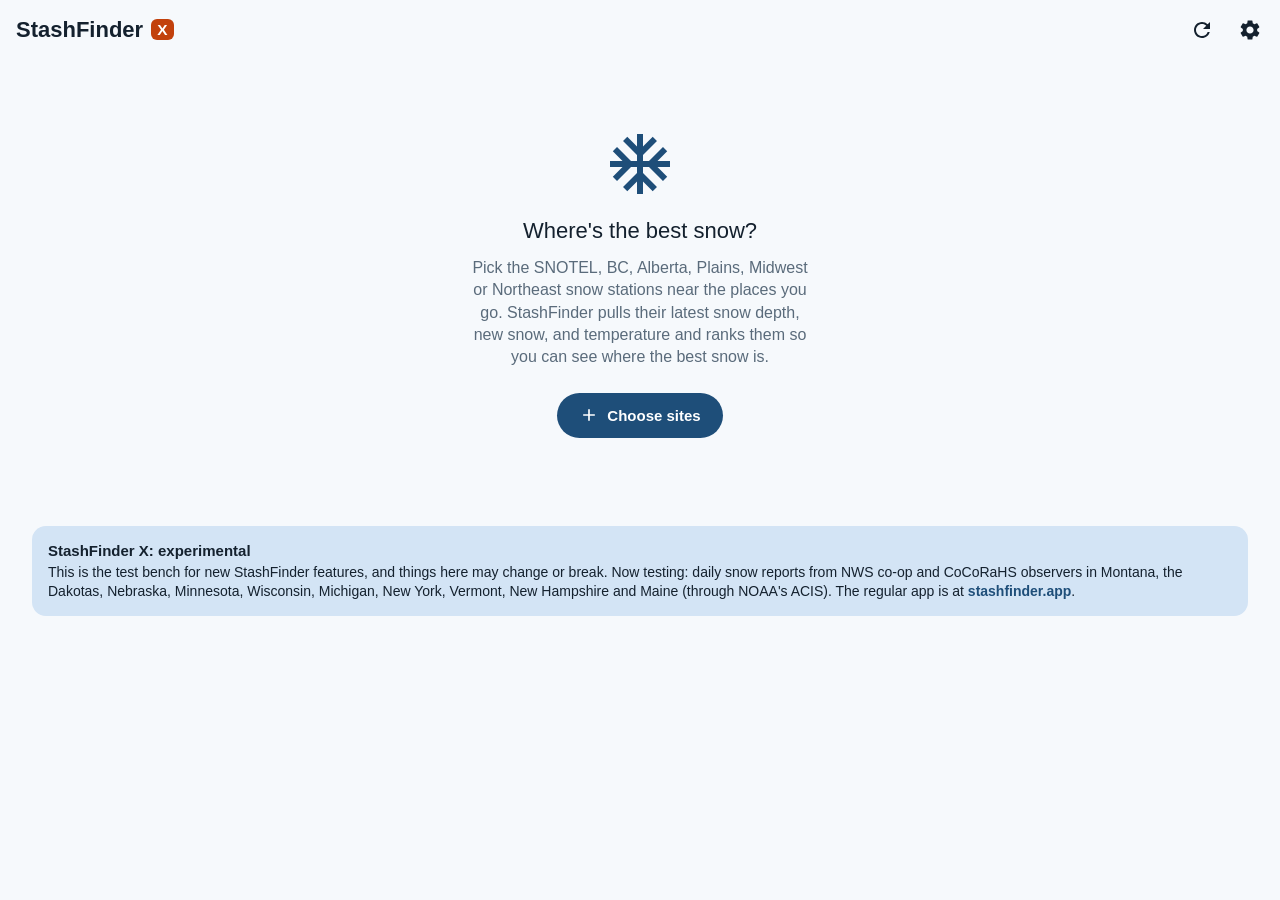
<file: index.html>
<!doctype html>
<html lang="en">
<head>
  <meta charset="utf-8">
  <meta name="viewport" content="width=device-width, initial-scale=1, viewport-fit=cover">
  <title>StashFinder X</title>
  <meta name="description" content="StashFinder X: the experimental test version of StashFinder.">
  <!-- Experimental: never listed by search engines. -->
  <meta name="robots" content="noindex, nofollow">
  <meta name="theme-color" content="#1E4E79">
  <meta name="mobile-web-app-capable" content="yes">
  <meta name="apple-mobile-web-app-capable" content="yes">
  <meta name="apple-mobile-web-app-title" content="StashFinder X">
  <meta name="apple-mobile-web-app-status-bar-style" content="default">
  <link rel="manifest" href="manifest.webmanifest">
  <link rel="icon" href="icons/icon.svg" type="image/svg+xml">
  <link rel="apple-touch-icon" href="icons/apple-touch-icon.png">
  <link rel="stylesheet" href="vendor/leaflet/leaflet.css">
  <link rel="stylesheet" href="css/app.css">
</head>
<body>
  <div id="app"></div>
  <noscript><p style="padding:16px">StashFinder needs JavaScript turned on.</p></noscript>
  <!-- No visit counts in StashFinder X (the main app's GoatCounter is left out on purpose). -->
  <script src="vendor/leaflet/leaflet.js"></script>
  <script type="module" src="js/app.js"></script>
</body>
</html>
</file>
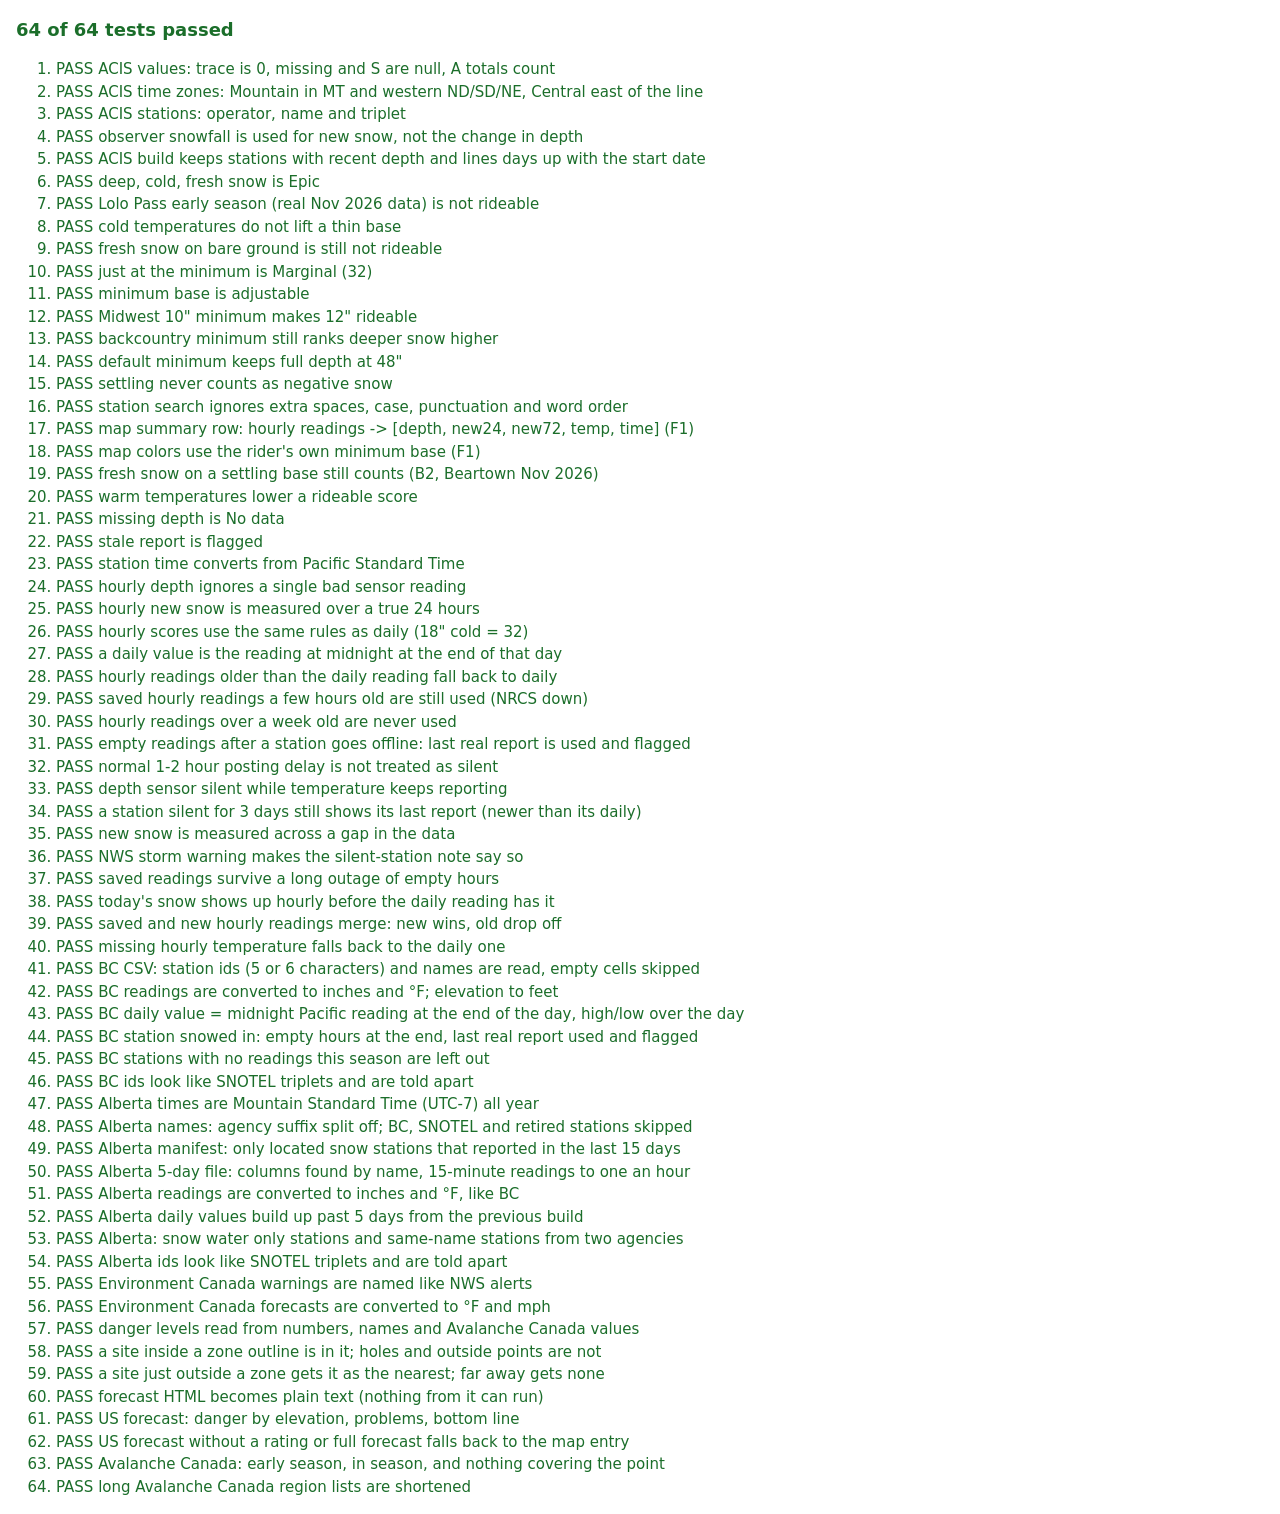
<file: tests/index.html>
<!doctype html>
<html lang="en">
<head>
  <meta charset="utf-8">
  <meta name="viewport" content="width=device-width, initial-scale=1">
  <title>StashFinder scorer tests</title>
  <meta name="robots" content="noindex, nofollow">
  <style>
    body { font: 15px/1.5 system-ui, sans-serif; margin: 16px; background: #fff; color: #111; }
    .pass { color: #1b6e2a; } .fail { color: #b3261e; font-weight: 600; }
    #summary { font-size: 18px; font-weight: 700; margin-bottom: 12px; }
  </style>
</head>
<body>
  <div id="summary">Running…</div>
  <ol id="results"></ol>
  <script type="module">
    // Same cases as the Android app's SnowScorerTest.kt, so both scorers stay identical.
    import { score, fullDepthFor, addDays, Rating, RIDEABLE_FLOOR, DEFAULT_MIN_BASE_IN,
             currentFromHourly, scoreHourly, stationTimeToMs, dailyReadingMs, silenceNote } from '../js/scorer.js';
    import { mergeHours } from '../js/readings.js';
    import { summaryRow, mapRating } from '../js/snotel.js';
    import { matchesSearch, normalizeSearch } from '../js/search.js';
    import { parseWideCsv, buildBcData, bcHours, bcDays, bcTriplet, isBcTriplet } from '../js/bc.js';
    import { abTriplet, isAbTriplet, albertaTimeToMs, splitName, isDuplicateOrRetired, snowStations, parseTable, toHourly, buildAbData } from '../js/ab.js';
    import { ecccWarningName, ecccPeriods } from '../js/api.js';
    import { acisValue, acisOperator, acisName, acisTriplet, isAcisTriplet, buildAcisData, acisDays, acisZone, acisTz } from '../js/acis.js';
    import { dangerLevel, inGeometry, milesToGeometry, findZone, htmlToText, usForecastFrom, caForecastFrom, shortRegionName } from '../js/avalanche.js';

    const today = '2026-01-10';
    const series = (depths, temp = 20) =>
      depths.map((d, i) => ({ date: addDays(today, -(depths.length - 1 - i)), depth: d, tobs: temp, swe: null, tmax: null, tmin: null, prec: null }));

    const tests = [];
    const test = (name, fn) => tests.push({ name, fn });
    const eq = (a, b, msg = '') => { if (a !== b) throw new Error(`${msg} expected ${b}, got ${a}`); };
    const near = (a, b, tol, msg = '') => { if (Math.abs(a - b) > tol) throw new Error(`${msg} expected ${b}, got ${a}`); };
    const ok = (c, msg) => { if (!c) throw new Error(msg); };

    // ---- ACIS observer stations (R1, StashFinder X) ----
    test('ACIS values: trace is 0, missing and S are null, A totals count', () => {
      eq(acisValue('T'), 0); eq(acisValue('M'), null); eq(acisValue('S'), null);
      eq(acisValue('3.5'), 3.5); eq(acisValue('2A'), 2); eq(acisValue(''), null);
    });
    test('ACIS time zones: Mountain in MT and western ND/SD/NE, Central east of the line', () => {
      eq(acisZone('MT', 46.4, -105.8), -7);                                      // Miles City
      eq(acisZone('SD', 44.08, -103.23), -7); eq(acisZone('SD', 43.55, -96.73), -6); // Rapid City, Sioux Falls
      eq(acisZone('NE', 41.87, -103.66), -7); eq(acisZone('NE', 41.13, -100.77), -6); // Scottsbluff, North Platte
      eq(acisZone('ND', 46.88, -102.79), -7); eq(acisZone('ND', 46.81, -100.78), -6); // Dickinson, Bismarck
      eq(acisZone('ND', 46.83, -101.4), -6);                                      // Morton County stays Central
      eq(acisTz({ state: 'SD', tz: -7 }), -7); eq(acisTz({ state: 'VT' }), -5);   // file's own zone, else state's
    });
    test('ACIS stations: operator, name and triplet', () => {
      eq(acisOperator(['MN-HN-12 10', 'USC1 6']), 'CoCoRaHS'); eq(acisOperator(['436335 2', 'PERV1 7']), 'NWS co-op');
      eq(acisName('MINNEAPOLIS 3.2 SW'), 'Minneapolis 3.2 SW'); eq(acisName('N SPRINGFIELD LAKE'), 'N Springfield Lake');
      eq(acisTriplet('25028', 'VT'), '25028:VT:ACIS'); ok(isAcisTriplet('25028:VT:ACIS'), 'acis'); ok(!isAcisTriplet('327:CO:SNTL'), 'snotel');
    });
    test('observer snowfall is used for new snow, not the change in depth', () => {
      // Depth settles 20 -> 22 -> 21 while the observer measures 4" and 3" of new snow.
      const days = [
        { date: addDays(today, -2), depth: 20, snow: 0, tobs: 22 },
        { date: addDays(today, -1), depth: 22, snow: 4, tobs: 22 },
        { date: today, depth: 21, snow: 3, tobs: 22 },
      ];
      const s = score(days, today, 18);
      eq(s.new24In, 3, 'new24'); eq(s.new72In, 7, 'new72'); ok(s.observer, 'observer flag');
      const d = score(days.map(({ snow, ...rest }) => rest), today, 18);
      eq(d.new24In, 0, 'depth-only new24'); ok(!d.observer, 'no observer flag without snowfall');
    });
    test('ACIS build keeps stations with recent depth and lines days up with the start date', () => {
      const res = { data: [
        { meta: { uid: 1, name: 'PERU', ll: [-72.9, 43.26], elev: 1700, sids: ['436335 2'] }, data: [['M', 'M', '30'], ['4', '2.0', '25'], ['5', 'T', 'M']] },
        { meta: { uid: 2, name: 'DRY', ll: [-72, 43], elev: 500, sids: ['x 10'] }, data: [['M', '0.0', '30'], ['M', 'M', 'M'], ['M', 'M', 'M']] },
      ] };
      const { stationsFile, readingsFile } = buildAcisData({ VT: res }, 0, '2026-01-08');
      eq(stationsFile.stations.length, 1, 'stations'); eq(stationsFile.stations[0].elevFt, 1700, 'elev');
      eq(readingsFile.latestDate, '2026-01-10', 'latest');
      const days = acisDays(readingsFile, '1');
      eq(days.length, 3, 'days'); eq(days[1].date, '2026-01-09'); eq(days[1].snow, 2); eq(days[2].snow, 0); eq(days[2].tobs, null);
    });

    test('deep, cold, fresh snow is Epic', () => {
      const s = score(series([48, 50, 54, 60]), today);
      near(s.new72In, 12, 0.01, 'new72'); near(s.new24In, 6, 0.01, 'new24');
      eq(s.score, 100, 'score'); eq(s.rating, Rating.EPIC, 'rating');
    });
    test('Lolo Pass early season (real Nov 2026 data) is not rideable', () => {
      const s = score(series([1, 2, 6, 5, 6, 9, 10], 24.1), today);
      eq(s.rating, Rating.NOT_RIDEABLE); ok(s.score < RIDEABLE_FLOOR, `score ${s.score} under floor`);
      ok(s.notes[0].includes('needs about 8"'), s.notes[0]);
    });
    test('cold temperatures do not lift a thin base', () => {
      const frigid = score(series([7, 7, 7, 7], -5), today);
      const mild = score(series([7, 7, 7, 7], 30), today);
      eq(frigid.score, mild.score); eq(frigid.rating, Rating.NOT_RIDEABLE);
    });
    test('fresh snow on bare ground is still not rideable', () => {
      const s = score(series([0, 3, 8, 14]), today);
      eq(s.rating, Rating.NOT_RIDEABLE); ok(s.notes.some((n) => n.startsWith('Building')), 'Building note');
    });
    test('just at the minimum is Marginal (32)', () => {
      const s = score(series([18, 18, 18, 18], 20), today);
      eq(s.score, 32); eq(s.rating, Rating.MARGINAL);
    });
    test('minimum base is adjustable', () => {
      const d = series([20, 20, 20, 20]);
      eq(score(d, today, 24).rating, Rating.NOT_RIDEABLE);
      ok(score(d, today, 12).score >= RIDEABLE_FLOOR, 'rideable at 12');
    });
    test('Midwest 10" minimum makes 12" rideable', () => {
      ok(score(series([12, 12, 12, 12]), today, 10).rating !== Rating.NOT_RIDEABLE, 'rideable');
    });
    test('backcountry minimum still ranks deeper snow higher', () => {
      eq(fullDepthFor(48), 72);
      const fifty = score(series([50, 50, 50, 50]), today, 48);
      const seventy = score(series([70, 70, 70, 70]), today, 48);
      eq(score(series([40, 40, 40, 40]), today, 48).rating, Rating.NOT_RIDEABLE);
      ok(seventy.score > fifty.score + 20, `70" (${seventy.score}) beats 50" (${fifty.score})`);
    });
    test('default minimum keeps full depth at 48"', () => eq(fullDepthFor(DEFAULT_MIN_BASE_IN), 48));
    test('settling never counts as negative snow', () => {
      const s = score(series([40, 39, 38, 37]), today);
      eq(s.new24In, 0); eq(s.new72In, 0);
    });
    test('station search ignores extra spaces, case, punctuation and word order', () => {
      const red = { id: '713', name: 'Red Mountain Pass', county: 'San Juan' };
      const aly = { id: '1103', name: 'Mt. Alyeska', county: 'Anchorage' };
      const ward = { id: '848', name: 'Ward Creek #3', county: 'Placer' };
      for (const q of ['Red Mountain Pass', 'red  mountain', ' RED mountain ', 'pass red mountain', 'red mtn'.replace('mtn', 'mountain'), 'san juan red']) {
        ok(matchesSearch(red, q), `"${q}" should find Red Mountain Pass`);
      }
      ok(matchesSearch(aly, 'mt alyeska'), 'mt alyeska'); ok(matchesSearch(aly, 'Mt. Alyeska'), 'Mt. Alyeska');
      ok(matchesSearch(ward, 'ward creek 3'), 'ward creek 3'); ok(matchesSearch(ward, 'Ward Creek #3'), '#3');
      ok(matchesSearch(red, '713'), 'station number'); ok(!matchesSearch(red, 'red wolf'), 'every word must match');
      ok(matchesSearch(red, '   '), 'blank query matches everything');
      eq(normalizeSearch('  Mt.  Rose—Ski  Área '), 'mt rose ski area');
    });
    test('map summary row: hourly readings -> [depth, new24, new72, temp, time] (F1)', () => {
      const t0 = Date.UTC(2026, 0, 10, 12);
      const hours = [];
      // 6" fell 20 hours ago (inside the last day, clear of the 24-hour baseline window).
      for (let h = 80; h >= 0; h--) hours.push({ t: t0 - h * 3600000, depth: h > 20 ? 40 : 46, tobs: 20, swe: null });
      const row = summaryRow(hours, t0 + 30 * 60000);
      eq(row[0], 46, 'depth'); eq(row[1], 6, 'new24'); eq(row[2], 6, 'new72'); eq(row[3], 20, 'temp'); eq(row[4], t0, 'time');
    });
    test('map colors use the rider\'s own minimum base (F1)', () => {
      const row = [30, 0, 0, 20, 0];
      eq(mapRating(row, 18), 'fair', '30" with an 18" minimum');
      eq(mapRating(row, 36), 'nogo', '30" with a 36" minimum');
      eq(mapRating(null, 18), null, 'no row');
    });
    test('fresh snow on a settling base still counts (B2, Beartown Nov 2026)', () => {
      const s = score(series([50, 44, 40, 45], 28), today);
      near(s.new24In, 5, 0.01, 'new24'); near(s.new72In, 5, 0.01, 'new72');
      eq(s.score, 79, 'score');
    });
    test('warm temperatures lower a rideable score', () => {
      const cold = score(series([40, 40, 40, 40], 20), today);
      const warm = score(series([40, 40, 40, 40], 38), today);
      ok(warm.score < cold.score, 'warm < cold'); ok(warm.notes.some((n) => n.includes('Above freezing')), 'note');
    });
    test('missing depth is No data', () => {
      const s = score([{ date: today, depth: null, swe: 3, tobs: null, tmax: null, tmin: null, prec: null }], today);
      eq(s.rating, Rating.NO_DATA); eq(s.sweIn, 3);
    });
    test('stale report is flagged', () => {
      const days = series([30, 30]).map((d) => ({ ...d, date: addDays(d.date, -5) }));
      ok(score(days, today).notes.some((n) => n.startsWith('No report since')), 'stale note');
    });

    // ---- Hourly readings (web only so far) ------------------------------------------
    const HOUR = 3600000;
    const NOW = Date.UTC(2026, 10, 23, 0, 30); // 4:30 PM PST, Nov 22
    // Hourly series ending at NOW minus `lagHours`, oldest first; depths given newest-last.
    const hourly = (depths, { temp = 20, lagHours = 0 } = {}) => depths.map((d, i) => ({
      t: NOW - lagHours * HOUR - (depths.length - 1 - i) * HOUR, depth: d, tobs: temp, swe: 1.5,
    }));
    const flat = (n, v) => Array(n).fill(v);

    test('station time converts from Pacific Standard Time', () => {
      eq(stationTimeToMs('2026-11-22 15:00', -8), Date.UTC(2026, 10, 22, 23, 0));
      eq(stationTimeToMs('2026-11-22 15:00', -9), Date.UTC(2026, 10, 23, 0, 0), 'Alaska');
      eq(stationTimeToMs('garbage', -8), null);
    });
    test('hourly depth ignores a single bad sensor reading', () => {
      const cur = currentFromHourly(hourly([...flat(24, 10), 10, 10, 18]), NOW);
      eq(cur.depth, 10, 'median of 10, 10, 18');
    });
    test('hourly new snow is measured over a true 24 hours', () => {
      // 6" until a bit over 24h ago, then 9" for the last 24 readings
      const cur = currentFromHourly(hourly([...flat(11, 6), ...flat(24, 9)]), NOW);
      eq(cur.depth, 9); eq(cur.new24, 3);
    });
    test('hourly scores use the same rules as daily (18" cold = 32)', () => {
      const s = scoreHourly(hourly(flat(80, 18)), [], NOW, 18); // 80h of steady 18", 20°F
      eq(s.source, 'hourly'); eq(s.score, 32); eq(s.rating, Rating.MARGINAL);
    });
    // A daily value for date D is the reading at midnight ending D, so at NOW (4:30 PM
    // Nov 22) the newest daily value is Nov 21's, measured at 00:00 PST Nov 22.
    const dayRow = (date, depth, tobs = 20) => ({ date, depth, tobs, swe: 1.4, tmax: null, tmin: null, prec: null });

    test('a daily value is the reading at midnight at the end of that day', () => {
      eq(dailyReadingMs('2026-11-21', -8), Date.UTC(2026, 10, 22, 8, 0)); // 00:00 PST Nov 22
    });
    test('hourly readings older than the daily reading fall back to daily', () => {
      // last hourly reading 20h ago (8:30 PM Nov 21) is older than the Nov 21 daily (midnight)
      const days = [dayRow('2026-11-20', 30), dayRow('2026-11-21', 30)];
      const s = scoreHourly(hourly(flat(30, 40), { lagHours: 20 }), days, NOW, 18);
      eq(s.source, 'daily'); eq(s.depthIn, 30);
    });
    test('saved hourly readings a few hours old are still used (NRCS down)', () => {
      // NRCS stopped answering 6h ago; the saved readings are still newer than the daily one
      const days = [dayRow('2026-11-20', 6), dayRow('2026-11-21', 6)];
      const s = scoreHourly(hourly([...flat(30, 6), 8, 9, 9, 9], { lagHours: 6 }), days, NOW, 18);
      eq(s.source, 'hourly'); eq(s.depthIn, 9); eq(s.asOfMs, NOW - 6 * HOUR, 'shows the time of the last saved reading');
    });
    test('hourly readings over a week old are never used', () => {
      eq(currentFromHourly(hourly(flat(10, 30), { lagHours: 170 }), NOW), null);
    });

    // ---- Silent stations (heavy snow blocks the signal) -------------------------------
    // NRCS keeps the hourly rows but the values come back empty once a station goes offline.
    const empties = (n) => Array.from({ length: n }, (_, i) => ({ t: NOW - (n - 1 - i) * HOUR, depth: null, tobs: null, swe: null }));

    test('empty readings after a station goes offline: last real report is used and flagged', () => {
      // real readings until 8h ago, then 8 empty hours up to now
      const hrs = [...hourly([...flat(20, 7), 8, 9, 9, 9], { lagHours: 8 }), ...empties(8)];
      const s = scoreHourly(hrs, [dayRow('2026-11-21', 7)], NOW, 18);
      eq(s.source, 'hourly'); eq(s.depthIn, 9, 'not zero, not gone');
      ok(s.silent && s.silent.hours === 8 && !s.silent.sensorOnly, JSON.stringify(s.silent));
      ok(s.notes[0].startsWith('No report since'), s.notes[0]);
    });
    test('normal 1-2 hour posting delay is not treated as silent', () => {
      const s = scoreHourly(hourly(flat(30, 20), { lagHours: 2 }), [], NOW, 18);
      eq(s.silent, null); ok(!s.notes.some((n) => n.startsWith('No report')), 'no note');
    });
    test('depth sensor silent while temperature keeps reporting', () => {
      const hrs = [...hourly(flat(20, 15), { lagHours: 6 }),
        ...Array.from({ length: 6 }, (_, i) => ({ t: NOW - (5 - i) * HOUR, depth: null, tobs: 22, swe: 3.1 }))];
      const s = scoreHourly(hrs, [], NOW, 18);
      ok(s.silent?.sensorOnly, 'sensorOnly'); ok(s.notes[0].startsWith('Snow-depth sensor silent'), s.notes[0]);
    });
    test('a station silent for 3 days still shows its last report (newer than its daily)', () => {
      const hrs = hourly(flat(30, 25), { lagHours: 72 });
      const s = scoreHourly(hrs, [dayRow('2026-11-18', 22)], NOW, 18);
      eq(s.source, 'hourly'); eq(s.depthIn, 25); eq(s.silent.hours, 72);
    });
    test('new snow is measured across a gap in the data', () => {
      // 6" until 30h ago, nothing from 30h to 20h ago, then 10"
      const before = hourly(flat(20, 6), { lagHours: 30 });
      const after = hourly(flat(21, 10));
      eq(currentFromHourly([...before, ...after], NOW).new24, 4, 'baseline = last reading before the gap');
    });
    test('NWS storm warning makes the silent-station note say so', () => {
      const note = silenceNote({ sinceMs: NOW - 5 * HOUR, hours: 5, sensorOnly: false }, { alert: 'Winter Storm Warning', snowNow: true }, NOW);
      ok(note.includes('Winter Storm Warning') && note.includes('Expect more snow than shown'), note);
    });
    test('saved readings survive a long outage of empty hours', () => {
      const savedH = hourly(flat(40, 30), { lagHours: 100 });   // last real report 100h ago
      const merged = mergeHours(savedH, empties(24));            // NRCS now sends only empty hours
      eq(merged.length, 40, 'all real readings kept, empty hours dropped');
    });
    test("today's snow shows up hourly before the daily reading has it", () => {
      // Daily (midnight) says 6"; hourly shows it snowed to 9" this afternoon.
      const days = [dayRow('2026-11-20', 6), dayRow('2026-11-21', 6, 18)];
      const hrs = hourly([...flat(30, 6), 7, 8, 9, 9, 9]);
      const d = scoreHourly([], days, NOW, 18), h = scoreHourly(hrs, days, NOW, 18);
      eq(d.depthIn, 6, 'daily'); eq(h.depthIn, 9, 'hourly'); eq(h.new24In, 3, 'hourly 24h');
    });
    test('saved and new hourly readings merge: new wins, old drop off', () => {
      const t = (h) => NOW - h * HOUR;
      const savedH = [{ t: t(90), depth: 1 }, { t: t(2), depth: 5 }, { t: t(1), depth: 6 }];
      const freshH = [{ t: t(1), depth: 7 }, { t: t(0), depth: 8 }];
      const merged = mergeHours(savedH, freshH);
      eq(merged.map((h) => h.depth).join(','), '5,7,8', 'dropped 90h-old, replaced t-1h, added t-0');
    });
    test('missing hourly temperature falls back to the daily one', () => {
      const days = [dayRow('2026-11-21', 20, 15)];
      const s = scoreHourly(hourly(flat(10, 20)).map((h) => ({ ...h, tobs: null })), days, NOW, 18);
      eq(s.source, 'hourly'); eq(s.tempF, 15);
    });

    // ---- British Columbia (ASWS) ----------------------------------------------------
    // BC's CSVs: UTC times, one column per station, empty cell = no reading that hour.
    const BC_NOW = Date.UTC(2026, 10, 22, 20, 0); // Nov 22 12:00 PM PST
    const utcStamp = (ms) => new Date(ms).toISOString().slice(0, 16).replace('T', ' ');
    /** Wide CSV with hourly rows back `hours` hours from BC_NOW; cell(i, hoursAgo) -> value or ''. */
    const wideCsv = (labels, hours, cell) => [
      `DATE(UTC),${labels.join(',')}`,
      ...Array.from({ length: hours + 1 }, (_, k) => {
        const ago = hours - k;
        return [utcStamp(BC_NOW - ago * HOUR), ...labels.map((_, i) => cell(i, ago))].join(',');
      }),
    ].join('\n');
    const geo = { features: [{ properties: { LOCATION_ID: '1A01P', LOCATION_NAME: 'Yellowhead Lake', ELEVATION: 1860, STATUS: 'Active' },
      geometry: { type: 'Point', coordinates: [-118.5475, 52.90622] } }] };

    test('BC CSV: station ids (5 or 6 characters) and names are read, empty cells skipped', () => {
      const m = parseWideCsv('DATE(UTC),1A01P Yellowhead Lake,1E03AP Trophy Mountain\n2026-11-22 00:00,25.0,\n2026-11-22 01:00,,30.5\n');
      eq([...m.keys()].join(','), '1A01P,1E03AP');
      eq(m.get('1E03AP').name, 'Trophy Mountain');
      eq(m.get('1A01P').series.length, 1, '1A01P'); eq(m.get('1E03AP').series[0][1], 30.5);
      eq(m.get('1A01P').series[0][0], Date.UTC(2026, 10, 22, 0, 0), 'UTC time');
    });
    test('BC readings are converted to inches and °F; elevation to feet', () => {
      const { stationsFile, readingsFile } = buildBcData({
        depth: wideCsv(['1A01P Yellowhead Lake'], 100, () => '50.8'),   // cm
        swe: wideCsv(['1A01P Yellowhead Lake'], 100, () => '254'),      // mm
        temp: wideCsv(['1A01P Yellowhead Lake'], 100, () => '-10'),     // °C
      }, geo, BC_NOW);
      const st = stationsFile.stations[0];
      eq(st.name, 'Yellowhead Lake'); eq(st.elevFt, 6102); near(st.lat, 52.906, 0.001);
      const h = bcHours(readingsFile, '1A01P');
      eq(h.length, 96, 'last 4 days published'); eq(h.at(-1).t, BC_NOW);
      eq(h.at(-1).depth, 20); eq(h.at(-1).swe, 10); eq(h.at(-1).tobs, 14);
    });
    test('BC daily value = midnight Pacific reading at the end of the day, high/low over the day', () => {
      // Depth grows 1 cm an hour; temperature is warmest 6 hours before midnight.
      const depthCsv = wideCsv(['1A01P X'], 400, (i, ago) => String(1000 - ago));
      const tempCsv = wideCsv(['1A01P X'], 400, (i, ago) => String(-5 - Math.abs(((ago - 14) % 24 + 24) % 24 - 6)));
      const { readingsFile } = buildBcData({ depth: depthCsv, temp: tempCsv }, geo, BC_NOW);
      const days = bcDays(readingsFile, '1A01P');
      eq(days.length, 15); eq(days.at(-1).date, '2026-11-21', 'last finished day (PST)');
      // Nov 21 midnight PST = Nov 22 08:00 UTC = 12 hours before BC_NOW: the 3 readings up to
      // then are 986, 987, 988 cm -> median 987.
      near(days.at(-1).depth, 987 / 2.54, 0.06);
      near(days.at(-1).tmax, 23, 0.01, 'high -5°C'); near(days.at(-1).tmin, -7.6, 0.01, 'low -22°C');
    });
    test('BC station snowed in: empty hours at the end, last real report used and flagged', () => {
      const { readingsFile } = buildBcData({
        depth: wideCsv(['1A01P X'], 100, (i, ago) => (ago < 8 ? '' : '100')),
      }, geo, BC_NOW);
      const hrs = bcHours(readingsFile, '1A01P');
      eq(hrs.at(-1).t, BC_NOW - 8 * HOUR, 'empty hours dropped');
      const s = scoreHourly(hrs, bcDays(readingsFile, '1A01P'), BC_NOW, 18, -8);
      eq(s.source, 'hourly'); near(s.depthIn, 39.4, 0.05); ok(s.silent && !s.silent.sensorOnly, 'silent');
      ok(/No report since/.test(s.notes[0]), s.notes[0]);
    });
    test('BC stations with no readings this season are left out', () => {
      const old = utcStamp(BC_NOW - 40 * 24 * HOUR);
      const { stationsFile } = buildBcData({ depth: `DATE(UTC),1A01P A,2B02P B\n${old},10,10\n${utcStamp(BC_NOW)},12,\n` }, null, BC_NOW);
      eq(stationsFile.stations.map((s) => s.id).join(','), '1A01P');
      eq(stationsFile.stations[0].lat, null, 'no location without the station list');
    });
    test('BC ids look like SNOTEL triplets and are told apart', () => {
      eq(bcTriplet('1A01P'), '1A01P:BC:ASWS'); ok(isBcTriplet('1A01P:BC:ASWS'), 'bc'); ok(!isBcTriplet('588:ID:SNTL'), 'us');
    });
    // ---- Alberta (Alberta Rivers) ----------------------------------------------------
    // 5-day files: rows stamped in Alberta local time, columns listed in ts_metadata.
    const AB_NOW = Date.UTC(2026, 10, 23, 18, 0); // Nov 23 11:00 AM MST
    const mstStamp = (ms) => new Date(ms - 7 * HOUR).toISOString().slice(0, 19).replace('T', ' ');
    /** A 5-day file; row(minutesAgo) -> [depth cm, swe mm, temp °C] (null = no reading). */
    const abTable = (minutes, step, row) => ({
      ts_metadata: [
        { ts_data_sequence: 1, parameter_name: 'PC' }, { ts_data_sequence: 2, parameter_name: 'SD' },
        { ts_data_sequence: 3, parameter_name: 'SD-SS' }, { ts_data_sequence: 4, parameter_name: 'SW' },
        { ts_data_sequence: 5, parameter_name: 'TA' },
      ],
      data: Array.from({ length: Math.floor(minutes / step) + 1 }, (_, k) => {
        const ago = minutes - k * step;
        const [d, w, t] = row(ago);
        return { values: [mstStamp(AB_NOW - ago * 60000), 0, d, null, w, t] };
      }),
    });
    const abSt = [{ id: '05BB803', rawName: 'Sunshine Village - EPA', lat: 51.07745, lon: -115.78159 }];

    test('Alberta times are Mountain Standard Time (UTC-7) all year', () => {
      eq(albertaTimeToMs('2026-11-23 10:30:00'), Date.UTC(2026, 10, 23, 17, 30), 'winter');
      eq(albertaTimeToMs('2026-07-01 10:00:00'), Date.UTC(2026, 6, 1, 17, 0), 'summer too');
    });
    test('Alberta names: agency suffix split off; BC, SNOTEL and retired stations skipped', () => {
      const n = splitName('Bow Summit - PC');
      eq(n.name, 'Bow Summit'); eq(n.operator, 'Parks Canada');
      eq(splitName("Calgary Int'l A - MSC").name, "Calgary Int'l A");
      ok(isDuplicateOrRetired('1A01P', 'Yellowhead - BC'), 'BC'); ok(isDuplicateOrRetired('13A19S', 'Flattop Mountain - Snotel'), 'SNOTEL');
      ok(isDuplicateOrRetired('4A03P', 'Ware Upper'), 'BC without suffix'); ok(isDuplicateOrRetired('Merchant-001', 'Banff - Merchant'), 'retired');
      ok(!isDuplicateOrRetired('05BB803', 'Sunshine Village - EPA'), 'Alberta'); ok(!isDuplicateOrRetired('AV-012', 'Burstall Pass - FP'), 'Kananaskis');
    });
    test('Alberta manifest: only located snow stations that reported in the last 15 days', () => {
      const st = (id, name, params, time, lat = '51.1') => ({ station_number: id, station_name: name, station_latitude: lat, station_longitude: '-115.8',
        parameter_graphs: params.map((p) => ({ parname: p })), parameter_table: [{ parameter_data_status_time: time }] });
      const list = snowStations({ envdata_stations: [
        st('05BB803', 'Sunshine Village - EPA', ['PC', 'SD', 'SW', 'TA'], '20261123100000'),
        st('0071', 'Steveville LITE', ['PC', 'TA'], '20261123100000'),            // no snow sensor
        st('MSC-035', 'Prairie River Cabin - MSC', ['SD'], '20091220070000'),      // retired
        st('4A09P', 'Pulpit Lake', ['SD', 'SW'], '20261123100000', 'null'),        // BC, no location
      ] }, AB_NOW);
      eq(list.map((s) => s.id).join(','), '05BB803');
    });
    test('Alberta 5-day file: columns found by name, 15-minute readings to one an hour', () => {
      const raw = parseTable(abTable(120, 15, (ago) => [100 - ago / 15, 300, ago % 60 === 0 ? -10 : null]));
      eq(raw.depth.length, 9); eq(raw.temp.length, 3, 'hourly temperature');
      eq(raw.depth.at(-1)[0], AB_NOW); eq(raw.depth.at(-1)[1], 100);
      const h = toHourly(raw.depth);
      eq(h.length, 3); eq(h.at(-1)[0], AB_NOW, 'on the hour'); eq(h.at(-2)[1], 96, 'reading on the hour, not :45');
      const late = toHourly([[AB_NOW + 30 * 60000, 7]]);
      eq(late[0][0], AB_NOW, 'a :30 reading belongs to its own hour, never the next');
    });
    test('Alberta readings are converted to inches and °F, like BC', () => {
      const { stationsFile, readingsFile } = buildAbData(abSt, new Map([['05BB803', abTable(5 * 24 * 60, 60, () => [50.8, 254, -10])]]), AB_NOW);
      const s = stationsFile.stations[0];
      eq(s.name, 'Sunshine Village'); eq(s.operator, 'Alberta Environment'); ok(!s.sweOnly, 'has depth');
      const h = bcHours(readingsFile, '05BB803');
      eq(h.length, 96); eq(h.at(-1).t, AB_NOW); eq(h.at(-1).depth, 20); eq(h.at(-1).swe, 10); eq(h.at(-1).tobs, 14);
      const days = bcDays(readingsFile, '05BB803');
      eq(days.at(-1).date, '2026-11-22', 'last finished day (MST)'); eq(days.length, 4, 'only days the 5-day file fully covers');
    });
    test('Alberta daily values build up past 5 days from the previous build', () => {
      const previous = {
        stations: { stations: [{ id: '05BB803', name: 'Sunshine Village', operator: 'Alberta Environment' }] },
        readings: { stations: { '05BB803': { days: [['2026-11-10', 15, 4, 20, 25, 15], ['2026-11-18', 18, 5, 20, 25, 15], ['2026-11-01', 1, 0, 30, 35, 25]] } } },
      };
      const { readingsFile } = buildAbData(abSt, new Map([['05BB803', abTable(5 * 24 * 60, 60, () => [50.8, 254, -10])]]), AB_NOW, previous);
      const dates = bcDays(readingsFile, '05BB803').map((d) => d.date);
      eq(dates.join(','), '2026-11-10,2026-11-18,2026-11-19,2026-11-20,2026-11-21,2026-11-22', 'old days kept, >15 days dropped');
      // A station whose file failed to download keeps its days.
      const { stationsFile: s2, readingsFile: r2 } = buildAbData(abSt, new Map(), AB_NOW, previous);
      eq(s2.stations.length, 1); eq(bcDays(r2, '05BB803').length, 2);
    });
    test('Alberta: snow water only stations and same-name stations from two agencies', () => {
      const sts = [
        { id: '05CA805', rawName: 'Skoki Lodge - EPA', lat: 51.5, lon: -116 },
        { id: '05BA813', rawName: 'Bow Summit - EPA', lat: 51.7, lon: -116.5 },
        { id: 'AV-008', rawName: 'Bow Summit - PC', lat: 51.7, lon: -116.5 },
        { id: 'MSC-001', rawName: 'Banff - MSC', lat: 51.2, lon: -115.5 },  // temperature only: left out
      ];
      const t = (d, w) => abTable(24 * 60, 60, () => [d, w, -5]);
      const { stationsFile } = buildAbData(sts, new Map([['05CA805', t(null, 200)], ['05BA813', t(80, null)], ['AV-008', t(75, null)], ['MSC-001', t(null, null)]]), AB_NOW);
      const byId = Object.fromEntries(stationsFile.stations.map((s) => [s.id, s]));
      ok(byId['05CA805'].sweOnly, 'Skoki snow water only');
      eq(byId['05BA813'].name, 'Bow Summit'); eq(byId['AV-008'].name, 'Bow Summit (Parks Canada)');
      ok(!byId['MSC-001'], 'no snow readings: left out');
    });
    test('Alberta ids look like SNOTEL triplets and are told apart', () => {
      eq(abTriplet('05BB803'), '05BB803:AB:ABR'); ok(isAbTriplet('AV-012:AB:ABR'), 'ab');
      ok(!isAbTriplet('1A01P:BC:ASWS'), 'bc'); ok(!isBcTriplet('05BB803:AB:ABR'), 'not bc');
    });

    test('Environment Canada warnings are named like NWS alerts', () => {
      eq(ecccWarningName({ description: { en: 'YELLOW WARNING - SNOWFALL' } }), 'Snowfall Warning');
      eq(ecccWarningName({ description: { en: 'ORANGE WARNING - WINTER STORM' } }), 'Winter Storm Warning');
      eq(ecccWarningName({ description: { en: 'SPECIAL WEATHER STATEMENT' } }), 'Special Weather Statement');
    });
    test('Environment Canada forecasts are converted to °F and mph', () => {
      const p = ecccPeriods({ forecastGroup: { forecasts: [{
        period: { textForecastName: { en: 'Tonight' } },
        temperatures: { temperature: [{ class: { en: 'low' }, value: { en: -13 } }] },
        winds: { periods: [{ speed: { value: { en: 20 } }, direction: { en: 'NW' } }] },
        abbreviatedForecast: { textSummary: { en: 'Periods of snow' }, pop: { value: { en: 70 } } },
      }] } })[0];
      eq(p.name, 'Tonight'); eq(p.isDaytime, false); eq(p.temperature, 9); eq(p.wind, 'NW 12 mph');
      eq(p.short, 'Periods of snow'); eq(p.precip, 70);
    });

    // ---- Avalanche forecasts ----
    const square = (lon, lat, size = 1) => ({ type: 'Polygon', coordinates: [[[lon, lat], [lon + size, lat], [lon + size, lat + size], [lon, lat + size], [lon, lat]]] });
    test('danger levels read from numbers, names and Avalanche Canada values', () => {
      eq(dangerLevel(3), 3); eq(dangerLevel(-1), null); eq(dangerLevel(0), null);
      eq(dangerLevel('considerable'), 3); eq(dangerLevel('4:high'), 4);
      eq(dangerLevel('earlyseason'), null); eq(dangerLevel('norating'), null); eq(dangerLevel(null), null);
    });
    test('a site inside a zone outline is in it; holes and outside points are not', () => {
      const zone = { type: 'Polygon', coordinates: [square(-120, 40, 2).coordinates[0], square(-119.5, 40.5, 1).coordinates[0]] };
      ok(inGeometry(zone, 40.2, -119.8), 'inside'); ok(!inGeometry(zone, 41, -119), 'in the hole'); ok(!inGeometry(zone, 43, -119), 'outside');
      ok(inGeometry({ type: 'MultiPolygon', coordinates: [square(-100, 40).coordinates, square(-120, 40).coordinates] }, 40.5, -119.5), 'multi');
    });
    test('a site just outside a zone gets it as the nearest; far away gets none', () => {
      const zones = [{ id: 1, geometry: square(-120, 40), properties: { name: 'A' } }];
      near(milesToGeometry(zones[0].geometry, 40.5, -120.1), 5.3, 0.3, 'edge distance');
      const nearHit = findZone(zones, 40.5, -120.1);
      eq(nearHit.feature.id, 1); ok(nearHit.distanceMi > 4 && nearHit.distanceMi < 7, `distance ${nearHit.distanceMi}`);
      eq(findZone(zones, 40.5, -121), null, 'too far');
      eq(findZone(zones, 40.5, -119.5).distanceMi, 0, 'inside');
    });
    test('forecast HTML becomes plain text (nothing from it can run)', () => {
      eq(htmlToText('<p>Large <b>and</b> dangerous.</p><p>Avoid<br>wind slabs.<script>x()<\/script><img src=x onerror=alert(1)></p>'),
        'Large and dangerous. Avoid wind slabs.');
    });
    test('US forecast: danger by elevation, problems, bottom line', () => {
      const f = usForecastFrom(
        { id: 2458, properties: { name: 'Central Sierra Nevada', center: 'Sierra Avalanche Center', center_id: 'SAC', danger_level: 3, link: 'https://x/' } }, 0,
        { danger: [{ valid_day: 'current', upper: 3, middle: 3, lower: 2 }, { valid_day: 'tomorrow', upper: 2, middle: 2, lower: 1 }],
          forecast_avalanche_problems: [{ name: 'Wind Slab', likelihood: 'likely', size: ['1', '2'] }],
          bottom_line: '<p>Large avalanches remain a concern.</p>', published_time: '2026-11-22T14:43:00+00:00',
          expires_time: '2099-01-01T12:00:00+00:00', forecast_zone: [{ id: 2458, name: 'Central Sierra Nevada', url: 'https://sac/zone' }] });
      eq(f.overall, 3); eq(f.today[2].level, 2); eq(f.tomorrow[0].level, 2); eq(f.url, 'https://sac/zone');
      eq(f.problems[0].detail, 'Likely, size 1–2'); eq(f.summary, 'Large avalanches remain a concern.'); eq(f.expired, false);
    });
    test('US forecast without a rating or full forecast falls back to the map entry', () => {
      const f = usForecastFrom({ id: 1, properties: { name: 'Tetons', center: 'Bridger-Teton Avalanche Center', danger_level: -1, travel_advice: 'Watch for unstable snow.', link: 'https://btac/' } }, 3.2, null);
      eq(f.overall, null); eq(f.today, null); eq(f.summary, 'Watch for unstable snow.'); eq(f.distanceMi, 3.2); eq(f.url, 'https://btac/');
    });
    test('Avalanche Canada: early season, in season, and nothing covering the point', () => {
      const band = (v) => ({ rating: { value: v, display: v } });
      const early = caForecastFrom({ url: 'https://avalanche.ca/f/1', report: { title: 'A-'.repeat(50), highlights: '<p>Daily forecasts begin Nov 25.</p>',
        dangerRatings: [{ ratings: { alp: band('earlyseason'), tln: band('earlyseason'), btl: band('earlyseason') } }] } });
      eq(early.offSeason, true); eq(early.overall, null); eq(early.zone, 'All Avalanche Canada regions'); eq(early.summary, 'Daily forecasts begin Nov 25.');
      const live = caForecastFrom({ url: 'https://avalanche.ca/f/2', report: { title: 'Glacier', problems: [{ type: { display: 'Storm slabs' } }],
        dangerRatings: [{ ratings: { alp: band('considerable'), tln: band('moderate'), btl: band('low') } }, { ratings: { alp: band('high'), tln: band('considerable'), btl: band('moderate') } }] } });
      eq(live.overall, 3); eq(live.tomorrow[0].level, 4); eq(live.zone, 'Glacier'); eq(live.problems[0].name, 'Storm slabs'); eq(live.offSeason, false);
      eq(caForecastFrom({ id: '', url: '', report: { title: '', dangerRatings: null } }), null);
      eq(live.center, 'Avalanche Canada');
      eq(caForecastFrom({ url: 'u', owner: { display: 'Parks Canada' }, report: { title: 'Jasper', dangerRatings: [] } }).center, 'Parks Canada');
    });
    test('long Avalanche Canada region lists are shortened', () => {
      eq(shortRegionName('Glacier'), 'Glacier');
      eq(shortRegionName('Brazeau-Churchill-Cirrus-Wilson-Fryatt-Icefields-Maligne-Marmot-Miette Lake-Pyramid'), 'Brazeau, Churchill, Cirrus and 7 more areas');
    });

    let passed = 0;
    const list = document.getElementById('results');
    for (const t of tests) {
      const li = document.createElement('li');
      try { t.fn(); li.className = 'pass'; li.textContent = `PASS  ${t.name}`; passed++; }
      catch (e) { li.className = 'fail'; li.textContent = `FAIL  ${t.name}: ${e.message}`; }
      list.appendChild(li);
    }
    const summary = document.getElementById('summary');
    summary.textContent = `${passed} of ${tests.length} tests passed`;
    summary.className = passed === tests.length ? 'pass' : 'fail';
  </script>
</body>
</html>
</file>
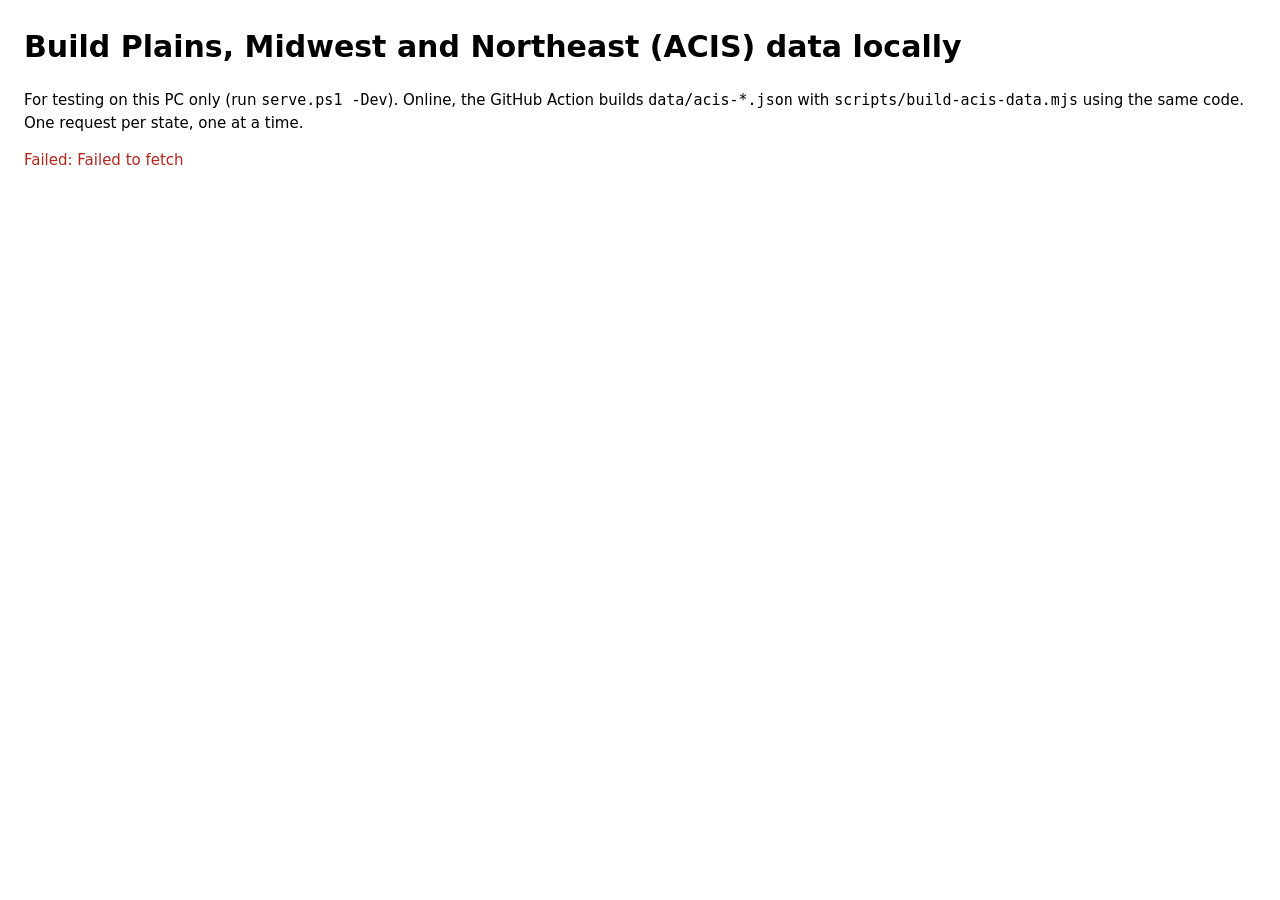
<file: tests/build-acis.html>
<!doctype html>
<html lang="en">
<head>
  <meta charset="utf-8">
  <meta name="viewport" content="width=device-width, initial-scale=1">
  <meta name="robots" content="noindex, nofollow">
  <title>Build ACIS data (local)</title>
  <style>body { font: 15px/1.5 system-ui, sans-serif; margin: 24px; } .fail { color: #B3261E; } .pass { color: #1B5E20; }</style>
</head>
<body>
  <h1>Build Plains, Midwest and Northeast (ACIS) data locally</h1>
  <p>For testing on this PC only (run <code>serve.ps1 -Dev</code>). Online, the GitHub Action builds
     <code>data/acis-*.json</code> with <code>scripts/build-acis-data.mjs</code> using the same code.
     One request per state, one at a time.</p>
  <div id="out">Working…</div>
  <script type="module">
    import { ACIS_DAYS, ACIS_STATES, ACIS_URL, acisRequest, buildAcisData } from '../js/acis.js';
    const out = document.getElementById('out');
    const iso = (ms) => new Date(ms).toISOString().slice(0, 10);
    try {
      const now = Date.now();
      const end = iso(now - 5 * 3600000);
      const start = iso(Date.parse(end) - (ACIS_DAYS - 1) * 86400000);
      const byState = {};
      for (const state of Object.keys(ACIS_STATES)) {
        out.textContent = `Downloading ${state}…`;
        const r = await fetch(ACIS_URL, { method: 'POST', headers: { 'Content-Type': 'application/json' }, body: JSON.stringify(acisRequest(state, start, end)) });
        if (r.ok) byState[state] = await r.json();
      }
      const { stationsFile, readingsFile } = buildAcisData(byState, now, start);
      const save = async (name, obj) => {
        const body = JSON.stringify(obj);
        const r = await fetch(`../data/${name}`, { method: 'PUT', body });
        if (!r.ok) throw new Error(`save ${name}: ${r.status}`);
        return Math.round(body.length / 1024);
      };
      const kbStations = await save('acis-stations.json', stationsFile);
      const kbReadings = await save('acis-readings.json', readingsFile);
      const perState = Object.fromEntries(Object.keys(ACIS_STATES).map((st) => [st, stationsFile.stations.filter((s) => s.state === st).length]));
      const withSnow = Object.values(readingsFile.stations).filter((r) => r.depth.some((v) => v > 0)).length;
      window.acisBuild = { start, end, latest: readingsFile.latestDate, stations: stationsFile.stations.length, perState, withSnow, kbStations, kbReadings };
      out.className = 'pass';
      out.textContent = `Built: ${JSON.stringify(window.acisBuild)}`;
    } catch (e) {
      out.className = 'fail';
      out.textContent = `Failed: ${e.message}`;
      window.acisBuild = { error: e.message };
    }
  </script>
</body>
</html>
</file>
<file: vendor/leaflet/leaflet.css>
/* required styles */

.leaflet-pane,
.leaflet-tile,
.leaflet-marker-icon,
.leaflet-marker-shadow,
.leaflet-tile-container,
.leaflet-pane > svg,
.leaflet-pane > canvas,
.leaflet-zoom-box,
.leaflet-image-layer,
.leaflet-layer {
	position: absolute;
	left: 0;
	top: 0;
	}
.leaflet-container {
	overflow: hidden;
	}
.leaflet-tile,
.leaflet-marker-icon,
.leaflet-marker-shadow {
	-webkit-user-select: none;
	   -moz-user-select: none;
	        user-select: none;
	  -webkit-user-drag: none;
	}
/* Prevents IE11 from highlighting tiles in blue */
.leaflet-tile::selection {
	background: transparent;
}
/* Safari renders non-retina tile on retina better with this, but Chrome is worse */
.leaflet-safari .leaflet-tile {
	image-rendering: -webkit-optimize-contrast;
	}
/* hack that prevents hw layers "stretching" when loading new tiles */
.leaflet-safari .leaflet-tile-container {
	width: 1600px;
	height: 1600px;
	-webkit-transform-origin: 0 0;
	}
.leaflet-marker-icon,
.leaflet-marker-shadow {
	display: block;
	}
/* .leaflet-container svg: reset svg max-width decleration shipped in Joomla! (joomla.org) 3.x */
/* .leaflet-container img: map is broken in FF if you have max-width: 100% on tiles */
.leaflet-container .leaflet-overlay-pane svg {
	max-width: none !important;
	max-height: none !important;
	}
.leaflet-container .leaflet-marker-pane img,
.leaflet-container .leaflet-shadow-pane img,
.leaflet-container .leaflet-tile-pane img,
.leaflet-container img.leaflet-image-layer,
.leaflet-container .leaflet-tile {
	max-width: none !important;
	max-height: none !important;
	width: auto;
	padding: 0;
	}

.leaflet-container img.leaflet-tile {
	/* See: https://bugs.chromium.org/p/chromium/issues/detail?id=600120 */
	mix-blend-mode: plus-lighter;
}

.leaflet-container.leaflet-touch-zoom {
	-ms-touch-action: pan-x pan-y;
	touch-action: pan-x pan-y;
	}
.leaflet-container.leaflet-touch-drag {
	-ms-touch-action: pinch-zoom;
	/* Fallback for FF which doesn't support pinch-zoom */
	touch-action: none;
	touch-action: pinch-zoom;
}
.leaflet-container.leaflet-touch-drag.leaflet-touch-zoom {
	-ms-touch-action: none;
	touch-action: none;
}
.leaflet-container {
	-webkit-tap-highlight-color: transparent;
}
.leaflet-container a {
	-webkit-tap-highlight-color: rgba(51, 181, 229, 0.4);
}
.leaflet-tile {
	filter: inherit;
	visibility: hidden;
	}
.leaflet-tile-loaded {
	visibility: inherit;
	}
.leaflet-zoom-box {
	width: 0;
	height: 0;
	-moz-box-sizing: border-box;
	     box-sizing: border-box;
	z-index: 800;
	}
/* workaround for https://bugzilla.mozilla.org/show_bug.cgi?id=888319 */
.leaflet-overlay-pane svg {
	-moz-user-select: none;
	}

.leaflet-pane         { z-index: 400; }

.leaflet-tile-pane    { z-index: 200; }
.leaflet-overlay-pane { z-index: 400; }
.leaflet-shadow-pane  { z-index: 500; }
.leaflet-marker-pane  { z-index: 600; }
.leaflet-tooltip-pane   { z-index: 650; }
.leaflet-popup-pane   { z-index: 700; }

.leaflet-map-pane canvas { z-index: 100; }
.leaflet-map-pane svg    { z-index: 200; }

.leaflet-vml-shape {
	width: 1px;
	height: 1px;
	}
.lvml {
	behavior: url(#default#VML);
	display: inline-block;
	position: absolute;
	}


/* control positioning */

.leaflet-control {
	position: relative;
	z-index: 800;
	pointer-events: visiblePainted; /* IE 9-10 doesn't have auto */
	pointer-events: auto;
	}
.leaflet-top,
.leaflet-bottom {
	position: absolute;
	z-index: 1000;
	pointer-events: none;
	}
.leaflet-top {
	top: 0;
	}
.leaflet-right {
	right: 0;
	}
.leaflet-bottom {
	bottom: 0;
	}
.leaflet-left {
	left: 0;
	}
.leaflet-control {
	float: left;
	clear: both;
	}
.leaflet-right .leaflet-control {
	float: right;
	}
.leaflet-top .leaflet-control {
	margin-top: 10px;
	}
.leaflet-bottom .leaflet-control {
	margin-bottom: 10px;
	}
.leaflet-left .leaflet-control {
	margin-left: 10px;
	}
.leaflet-right .leaflet-control {
	margin-right: 10px;
	}


/* zoom and fade animations */

.leaflet-fade-anim .leaflet-popup {
	opacity: 0;
	-webkit-transition: opacity 0.2s linear;
	   -moz-transition: opacity 0.2s linear;
	        transition: opacity 0.2s linear;
	}
.leaflet-fade-anim .leaflet-map-pane .leaflet-popup {
	opacity: 1;
	}
.leaflet-zoom-animated {
	-webkit-transform-origin: 0 0;
	    -ms-transform-origin: 0 0;
	        transform-origin: 0 0;
	}
svg.leaflet-zoom-animated {
	will-change: transform;
}

.leaflet-zoom-anim .leaflet-zoom-animated {
	-webkit-transition: -webkit-transform 0.25s cubic-bezier(0,0,0.25,1);
	   -moz-transition:    -moz-transform 0.25s cubic-bezier(0,0,0.25,1);
	        transition:         transform 0.25s cubic-bezier(0,0,0.25,1);
	}
.leaflet-zoom-anim .leaflet-tile,
.leaflet-pan-anim .leaflet-tile {
	-webkit-transition: none;
	   -moz-transition: none;
	        transition: none;
	}

.leaflet-zoom-anim .leaflet-zoom-hide {
	visibility: hidden;
	}


/* cursors */

.leaflet-interactive {
	cursor: pointer;
	}
.leaflet-grab {
	cursor: -webkit-grab;
	cursor:    -moz-grab;
	cursor:         grab;
	}
.leaflet-crosshair,
.leaflet-crosshair .leaflet-interactive {
	cursor: crosshair;
	}
.leaflet-popup-pane,
.leaflet-control {
	cursor: auto;
	}
.leaflet-dragging .leaflet-grab,
.leaflet-dragging .leaflet-grab .leaflet-interactive,
.leaflet-dragging .leaflet-marker-draggable {
	cursor: move;
	cursor: -webkit-grabbing;
	cursor:    -moz-grabbing;
	cursor:         grabbing;
	}

/* marker & overlays interactivity */
.leaflet-marker-icon,
.leaflet-marker-shadow,
.leaflet-image-layer,
.leaflet-pane > svg path,
.leaflet-tile-container {
	pointer-events: none;
	}

.leaflet-marker-icon.leaflet-interactive,
.leaflet-image-layer.leaflet-interactive,
.leaflet-pane > svg path.leaflet-interactive,
svg.leaflet-image-layer.leaflet-interactive path {
	pointer-events: visiblePainted; /* IE 9-10 doesn't have auto */
	pointer-events: auto;
	}

/* visual tweaks */

.leaflet-container {
	background: #ddd;
	outline-offset: 1px;
	}
.leaflet-container a {
	color: #0078A8;
	}
.leaflet-zoom-box {
	border: 2px dotted #38f;
	background: rgba(255,255,255,0.5);
	}


/* general typography */
.leaflet-container {
	font-family: "Helvetica Neue", Arial, Helvetica, sans-serif;
	font-size: 12px;
	font-size: 0.75rem;
	line-height: 1.5;
	}


/* general toolbar styles */

.leaflet-bar {
	box-shadow: 0 1px 5px rgba(0,0,0,0.65);
	border-radius: 4px;
	}
.leaflet-bar a {
	background-color: #fff;
	border-bottom: 1px solid #ccc;
	width: 26px;
	height: 26px;
	line-height: 26px;
	display: block;
	text-align: center;
	text-decoration: none;
	color: black;
	}
.leaflet-bar a,
.leaflet-control-layers-toggle {
	background-position: 50% 50%;
	background-repeat: no-repeat;
	display: block;
	}
.leaflet-bar a:hover,
.leaflet-bar a:focus {
	background-color: #f4f4f4;
	}
.leaflet-bar a:first-child {
	border-top-left-radius: 4px;
	border-top-right-radius: 4px;
	}
.leaflet-bar a:last-child {
	border-bottom-left-radius: 4px;
	border-bottom-right-radius: 4px;
	border-bottom: none;
	}
.leaflet-bar a.leaflet-disabled {
	cursor: default;
	background-color: #f4f4f4;
	color: #bbb;
	}

.leaflet-touch .leaflet-bar a {
	width: 30px;
	height: 30px;
	line-height: 30px;
	}
.leaflet-touch .leaflet-bar a:first-child {
	border-top-left-radius: 2px;
	border-top-right-radius: 2px;
	}
.leaflet-touch .leaflet-bar a:last-child {
	border-bottom-left-radius: 2px;
	border-bottom-right-radius: 2px;
	}

/* zoom control */

.leaflet-control-zoom-in,
.leaflet-control-zoom-out {
	font: bold 18px 'Lucida Console', Monaco, monospace;
	text-indent: 1px;
	}

.leaflet-touch .leaflet-control-zoom-in, .leaflet-touch .leaflet-control-zoom-out  {
	font-size: 22px;
	}


/* layers control */

.leaflet-control-layers {
	box-shadow: 0 1px 5px rgba(0,0,0,0.4);
	background: #fff;
	border-radius: 5px;
	}
.leaflet-control-layers-toggle {
	background-image: url(images/layers.png);
	width: 36px;
	height: 36px;
	}
.leaflet-retina .leaflet-control-layers-toggle {
	background-image: url(images/layers-2x.png);
	background-size: 26px 26px;
	}
.leaflet-touch .leaflet-control-layers-toggle {
	width: 44px;
	height: 44px;
	}
.leaflet-control-layers .leaflet-control-layers-list,
.leaflet-control-layers-expanded .leaflet-control-layers-toggle {
	display: none;
	}
.leaflet-control-layers-expanded .leaflet-control-layers-list {
	display: block;
	position: relative;
	}
.leaflet-control-layers-expanded {
	padding: 6px 10px 6px 6px;
	color: #333;
	background: #fff;
	}
.leaflet-control-layers-scrollbar {
	overflow-y: scroll;
	overflow-x: hidden;
	padding-right: 5px;
	}
.leaflet-control-layers-selector {
	margin-top: 2px;
	position: relative;
	top: 1px;
	}
.leaflet-control-layers label {
	display: block;
	font-size: 13px;
	font-size: 1.08333em;
	}
.leaflet-control-layers-separator {
	height: 0;
	border-top: 1px solid #ddd;
	margin: 5px -10px 5px -6px;
	}

/* Default icon URLs */
.leaflet-default-icon-path { /* used only in path-guessing heuristic, see L.Icon.Default */
	background-image: url(images/marker-icon.png);
	}


/* attribution and scale controls */

.leaflet-container .leaflet-control-attribution {
	background: #fff;
	background: rgba(255, 255, 255, 0.8);
	margin: 0;
	}
.leaflet-control-attribution,
.leaflet-control-scale-line {
	padding: 0 5px;
	color: #333;
	line-height: 1.4;
	}
.leaflet-control-attribution a {
	text-decoration: none;
	}
.leaflet-control-attribution a:hover,
.leaflet-control-attribution a:focus {
	text-decoration: underline;
	}
.leaflet-attribution-flag {
	display: inline !important;
	vertical-align: baseline !important;
	width: 1em;
	height: 0.6669em;
	}
.leaflet-left .leaflet-control-scale {
	margin-left: 5px;
	}
.leaflet-bottom .leaflet-control-scale {
	margin-bottom: 5px;
	}
.leaflet-control-scale-line {
	border: 2px solid #777;
	border-top: none;
	line-height: 1.1;
	padding: 2px 5px 1px;
	white-space: nowrap;
	-moz-box-sizing: border-box;
	     box-sizing: border-box;
	background: rgba(255, 255, 255, 0.8);
	text-shadow: 1px 1px #fff;
	}
.leaflet-control-scale-line:not(:first-child) {
	border-top: 2px solid #777;
	border-bottom: none;
	margin-top: -2px;
	}
.leaflet-control-scale-line:not(:first-child):not(:last-child) {
	border-bottom: 2px solid #777;
	}

.leaflet-touch .leaflet-control-attribution,
.leaflet-touch .leaflet-control-layers,
.leaflet-touch .leaflet-bar {
	box-shadow: none;
	}
.leaflet-touch .leaflet-control-layers,
.leaflet-touch .leaflet-bar {
	border: 2px solid rgba(0,0,0,0.2);
	background-clip: padding-box;
	}


/* popup */

.leaflet-popup {
	position: absolute;
	text-align: center;
	margin-bottom: 20px;
	}
.leaflet-popup-content-wrapper {
	padding: 1px;
	text-align: left;
	border-radius: 12px;
	}
.leaflet-popup-content {
	margin: 13px 24px 13px 20px;
	line-height: 1.3;
	font-size: 13px;
	font-size: 1.08333em;
	min-height: 1px;
	}
.leaflet-popup-content p {
	margin: 17px 0;
	margin: 1.3em 0;
	}
.leaflet-popup-tip-container {
	width: 40px;
	height: 20px;
	position: absolute;
	left: 50%;
	margin-top: -1px;
	margin-left: -20px;
	overflow: hidden;
	pointer-events: none;
	}
.leaflet-popup-tip {
	width: 17px;
	height: 17px;
	padding: 1px;

	margin: -10px auto 0;
	pointer-events: auto;

	-webkit-transform: rotate(45deg);
	   -moz-transform: rotate(45deg);
	    -ms-transform: rotate(45deg);
	        transform: rotate(45deg);
	}
.leaflet-popup-content-wrapper,
.leaflet-popup-tip {
	background: white;
	color: #333;
	box-shadow: 0 3px 14px rgba(0,0,0,0.4);
	}
.leaflet-container a.leaflet-popup-close-button {
	position: absolute;
	top: 0;
	right: 0;
	border: none;
	text-align: center;
	width: 24px;
	height: 24px;
	font: 16px/24px Tahoma, Verdana, sans-serif;
	color: #757575;
	text-decoration: none;
	background: transparent;
	}
.leaflet-container a.leaflet-popup-close-button:hover,
.leaflet-container a.leaflet-popup-close-button:focus {
	color: #585858;
	}
.leaflet-popup-scrolled {
	overflow: auto;
	}

.leaflet-oldie .leaflet-popup-content-wrapper {
	-ms-zoom: 1;
	}
.leaflet-oldie .leaflet-popup-tip {
	width: 24px;
	margin: 0 auto;

	-ms-filter: "progid:DXImageTransform.Microsoft.Matrix(M11=0.70710678, M12=0.70710678, M21=-0.70710678, M22=0.70710678)";
	filter: progid:DXImageTransform.Microsoft.Matrix(M11=0.70710678, M12=0.70710678, M21=-0.70710678, M22=0.70710678);
	}

.leaflet-oldie .leaflet-control-zoom,
.leaflet-oldie .leaflet-control-layers,
.leaflet-oldie .leaflet-popup-content-wrapper,
.leaflet-oldie .leaflet-popup-tip {
	border: 1px solid #999;
	}


/* div icon */

.leaflet-div-icon {
	background: #fff;
	border: 1px solid #666;
	}


/* Tooltip */
/* Base styles for the element that has a tooltip */
.leaflet-tooltip {
	position: absolute;
	padding: 6px;
	background-color: #fff;
	border: 1px solid #fff;
	border-radius: 3px;
	color: #222;
	white-space: nowrap;
	-webkit-user-select: none;
	-moz-user-select: none;
	-ms-user-select: none;
	user-select: none;
	pointer-events: none;
	box-shadow: 0 1px 3px rgba(0,0,0,0.4);
	}
.leaflet-tooltip.leaflet-interactive {
	cursor: pointer;
	pointer-events: auto;
	}
.leaflet-tooltip-top:before,
.leaflet-tooltip-bottom:before,
.leaflet-tooltip-left:before,
.leaflet-tooltip-right:before {
	position: absolute;
	pointer-events: none;
	border: 6px solid transparent;
	background: transparent;
	content: "";
	}

/* Directions */

.leaflet-tooltip-bottom {
	margin-top: 6px;
}
.leaflet-tooltip-top {
	margin-top: -6px;
}
.leaflet-tooltip-bottom:before,
.leaflet-tooltip-top:before {
	left: 50%;
	margin-left: -6px;
	}
.leaflet-tooltip-top:before {
	bottom: 0;
	margin-bottom: -12px;
	border-top-color: #fff;
	}
.leaflet-tooltip-bottom:before {
	top: 0;
	margin-top: -12px;
	margin-left: -6px;
	border-bottom-color: #fff;
	}
.leaflet-tooltip-left {
	margin-left: -6px;
}
.leaflet-tooltip-right {
	margin-left: 6px;
}
.leaflet-tooltip-left:before,
.leaflet-tooltip-right:before {
	top: 50%;
	margin-top: -6px;
	}
.leaflet-tooltip-left:before {
	right: 0;
	margin-right: -12px;
	border-left-color: #fff;
	}
.leaflet-tooltip-right:before {
	left: 0;
	margin-left: -12px;
	border-right-color: #fff;
	}

/* Printing */

@media print {
	/* Prevent printers from removing background-images of controls. */
	.leaflet-control {
		-webkit-print-color-adjust: exact;
		print-color-adjust: exact;
		}
	}
</file>
<file: css/app.css>
/* SnowScout web: same look as the Android app (icy blue, rating badges). */

:root {
  --bg: #F6F9FC;
  --surface: #FFFFFF;
  --surface-2: #EEF3F8;
  --text: #14212E;
  --muted: #5A6B7B;
  --primary: #1E4E79;
  --on-primary: #FFFFFF;
  --primary-soft: #D3E4F5;
  --accent: #2E7D6B;      /* fresh snow highlight */
  --secondary: #3F6496;   /* notes */
  --border: #D5DEE7;
  --error: #B3261E;
  --error-bg: #FDECEA;
  --mine: #F57C00;        /* "my sites" on the map */
  --shadow: 0 1px 2px rgba(16, 32, 48, .08), 0 2px 8px rgba(16, 32, 48, .08);

  /* Rating badges: fixed colours that read with white text in both themes */
  --r-epic: #5E35B1;
  --r-good: #2E7D32;
  --r-fair: #1565C0;
  --r-marginal: #B26A00;
  --r-nogo: #C62828;
  --r-nodata: #616161;

  --radius: 14px;
  --safe-top: env(safe-area-inset-top, 0px);
  --safe-bottom: env(safe-area-inset-bottom, 0px);
  color-scheme: light dark;
}

@media (prefers-color-scheme: dark) {
  :root {
    --bg: #0E141B;
    --surface: #17202A;
    --surface-2: #1E2935;
    --text: #E6EDF3;
    --muted: #9AA9B8;
    --primary: #9CC7F0;
    --on-primary: #0A2540;
    --primary-soft: #1E4E79;
    --accent: #8FD3C1;
    --secondary: #AFC6EA;
    --border: #2A3644;
    --error: #F2B8B5;
    --error-bg: #3A1D1B;
    --shadow: 0 1px 2px rgba(0, 0, 0, .4);
  }
}

* { box-sizing: border-box; }
[hidden] { display: none !important; }

html, body {
  margin: 0;
  background: var(--bg);
  color: var(--text);
  font: 16px/1.4 -apple-system, BlinkMacSystemFont, "Segoe UI", Roboto, "Helvetica Neue", Arial, sans-serif;
  -webkit-text-size-adjust: 100%;
  -webkit-tap-highlight-color: transparent;
}

a { color: inherit; text-decoration: none; }
button { font: inherit; color: inherit; }
h1, h2, h3, p { margin: 0; }

.screen { min-height: 100dvh; display: flex; flex-direction: column; }

/* ---- Top bar ---- */
.topbar {
  position: sticky; top: 0; z-index: 1000;
  display: flex; align-items: center; gap: 4px;
  padding: calc(8px + var(--safe-top)) 8px 8px 16px;
  background: var(--bg);
}
.topbar.has-back { padding-left: 4px; }
.topbar h1 { font-size: 22px; font-weight: 600; flex: 1; min-width: 0; white-space: nowrap; overflow: hidden; text-overflow: ellipsis; }
.title-block { flex: 1; min-width: 0; }
.title-block h1 { flex: none; }
.title-block .sub { font-size: 12px; color: var(--muted); }

.icon-btn {
  display: inline-flex; align-items: center; justify-content: center;
  width: 44px; height: 44px; border: 0; border-radius: 50%;
  background: transparent; cursor: pointer; flex: none; color: var(--text);
}
.icon-btn:hover { background: var(--surface-2); }
.icon-btn svg { fill: currentColor; }

.content { padding: 4px 16px calc(96px + var(--safe-bottom)); display: flex; flex-direction: column; gap: 12px; }

/* ---- Chips & segmented ---- */
.chips { display: flex; gap: 8px; overflow-x: auto; padding: 2px 16px 6px; scrollbar-width: none; }
.chips::-webkit-scrollbar { display: none; }
.content .chips { padding-left: 0; padding-right: 0; }
.chip {
  flex: none; border: 1px solid var(--border); background: var(--surface);
  border-radius: 10px; padding: 7px 14px; font-size: 14px; cursor: pointer; white-space: nowrap;
}
.chip[aria-pressed="true"] { background: var(--primary-soft); border-color: transparent; font-weight: 600; }

.segmented { display: flex; margin: 0 16px 8px; border: 1px solid var(--border); border-radius: 999px; overflow: hidden; }
.segmented button {
  flex: 1; display: flex; align-items: center; justify-content: center; gap: 6px;
  padding: 9px; border: 0; background: var(--surface); cursor: pointer; font-size: 15px;
}
.segmented button + button { border-left: 1px solid var(--border); }
.segmented button[aria-selected="true"] { background: var(--primary-soft); font-weight: 600; }
.segmented svg { width: 18px; height: 18px; fill: currentColor; }

/* ---- Cards ---- */
.card { background: var(--surface); border-radius: var(--radius); box-shadow: var(--shadow); }
.site-card { display: flex; align-items: center; gap: 16px; padding: 16px; }
.site-main { flex: 1; min-width: 0; }
.site-name { font-size: 17px; font-weight: 600; white-space: nowrap; overflow: hidden; text-overflow: ellipsis; }
.site-sub { font-size: 13px; color: var(--muted); white-space: nowrap; overflow: hidden; text-overflow: ellipsis; }
.note { margin-top: 8px; font-size: 13px; font-weight: 500; color: var(--secondary); }
.asof { margin-top: 4px; font-size: 12px; color: var(--muted); }
.asof.warn { color: var(--mine); font-weight: 600; }

.metrics { display: flex; justify-content: space-between; gap: 8px; margin-top: 10px; }
.metric { text-align: center; min-width: 0; }
.metric b { display: block; font-size: 17px; font-weight: 600; }
.metric span { font-size: 11px; color: var(--muted); }
.metric.hot b { color: var(--accent); font-weight: 700; }

.badge {
  flex: none; width: 64px; height: 64px; border-radius: 50%;
  display: flex; flex-direction: column; align-items: center; justify-content: center;
  color: #fff; line-height: 1.05;
}
.badge b { font-size: 22px; font-weight: 700; }
.badge span { font-size: 10px; white-space: nowrap; }
.badge.lg { width: 84px; height: 84px; }
.badge.lg b { font-size: 30px; }
.badge.lg span { font-size: 12px; }
.badge.epic { background: var(--r-epic); }
.badge.good { background: var(--r-good); }
.badge.fair { background: var(--r-fair); }
.badge.marginal { background: var(--r-marginal); }
.badge.nogo { background: var(--r-nogo); }
.badge.nodata { background: var(--r-nodata); }

/* ---- Buttons ---- */
.btn {
  display: inline-flex; align-items: center; justify-content: center; gap: 8px;
  border: 0; border-radius: 999px; padding: 12px 22px; cursor: pointer;
  background: var(--primary); color: var(--on-primary); font-weight: 600; font-size: 15px;
}
.btn svg { width: 20px; height: 20px; fill: currentColor; }
.btn.outline { background: transparent; color: var(--primary); border: 1px solid var(--border); }
.btn.block { width: 100%; }

.fab {
  position: fixed; right: 16px; bottom: calc(20px + var(--safe-bottom)); z-index: 900;
  display: inline-flex; align-items: center; gap: 8px; padding: 16px 20px;
  border-radius: 16px; background: var(--primary-soft); color: var(--text);
  font-weight: 600; box-shadow: 0 3px 10px rgba(0, 0, 0, .2);
}
.fab svg { width: 24px; height: 24px; fill: currentColor; }

/* ---- Status ---- */
.banner {
  display: flex; align-items: center; gap: 12px; padding: 10px 10px 10px 16px;
  background: var(--error-bg); color: var(--error); border-radius: var(--radius); font-size: 14px;
}
.banner span { flex: 1; }
.banner button { border: 0; background: transparent; color: inherit; font-weight: 700; cursor: pointer; padding: 6px 10px; }

/* Phone app closed-beta invitation (dashboard card, settings card) */
.invite {
  position: relative; padding: 14px 44px 14px 16px; border-radius: var(--radius);
  background: var(--primary-soft); color: var(--text); font-size: 14px;
}
.invite b { display: block; font-size: 15px; margin-bottom: 2px; }
.invite p { margin: 0; }
.invite a { color: var(--primary); font-weight: 600; }
.invite .btn { margin-top: 10px; padding: 9px 18px; font-size: 14px; color: var(--on-primary); }
.invite .x {
  position: absolute; top: 6px; right: 6px; border: 0; background: transparent; cursor: pointer;
  width: 36px; height: 36px; border-radius: 50%; display: grid; place-items: center; color: var(--muted);
}
.invite .x svg { width: 20px; height: 20px; fill: currentColor; }
.content > .invite + .chips, .empty + .invite { margin-top: 12px; }
.empty + .invite { margin-left: 16px; margin-right: 16px; }

.spinner {
  width: 32px; height: 32px; border-radius: 50%;
  border: 3px solid var(--primary-soft); border-top-color: var(--primary);
  animation: spin .8s linear infinite; margin: 32px auto;
}
.spinner.sm { width: 24px; height: 24px; margin: 0; }
@keyframes spin { to { transform: rotate(360deg); } }
.progress { height: 3px; background: var(--primary-soft); overflow: hidden; border-radius: 2px; }
.progress::after { content: ""; display: block; height: 100%; width: 40%; background: var(--primary); animation: slide 1.1s ease-in-out infinite; }
@keyframes slide { from { transform: translateX(-100%); } to { transform: translateX(250%); } }

.muted { color: var(--muted); }
.small { font-size: 13px; }

.empty { text-align: center; padding: 64px 24px; display: flex; flex-direction: column; align-items: center; gap: 10px; }
.empty > svg { width: 72px; height: 72px; fill: var(--primary); }
.empty h2 { font-size: 22px; font-weight: 500; margin-top: 6px; }
.empty p { color: var(--muted); max-width: 340px; }
.empty .btn { margin-top: 14px; }

/* ---- Site picker ---- */
.sites-screen { height: 100dvh; overflow: hidden; }
.controls { flex: none; }
.search {
  display: flex; align-items: center; gap: 8px; margin: 0 16px 10px; padding: 0 6px 0 14px;
  border: 1px solid var(--border); border-radius: 10px; background: var(--surface);
}
.search svg { fill: var(--muted); flex: none; }
.search input {
  flex: 1; min-width: 0; border: 0; outline: 0; background: transparent; color: var(--text);
  font-size: 16px; /* 16px stops iOS zooming in on focus */ padding: 13px 0;
}
.search input::-webkit-search-cancel-button { display: none; }
.search:focus-within { border-color: var(--primary); box-shadow: 0 0 0 1px var(--primary); }

.sites-body { flex: 1; min-height: 0; position: relative; }
.list { height: 100%; overflow-y: auto; padding-bottom: var(--safe-bottom); }
.list .count { padding: 4px 16px; font-size: 13px; color: var(--muted); }
.row {
  display: flex; align-items: center; gap: 12px; padding: 12px 16px;
  border-bottom: 1px solid var(--border); cursor: pointer;
}
.row-text { flex: 1; min-width: 0; }
.row-title { font-size: 16px; }
.row-sub { font-size: 13px; color: var(--muted); }
.row input { width: 22px; height: 22px; accent-color: var(--primary); flex: none; }

.map-wrap { position: absolute; inset: 0; }
.map { position: absolute; inset: 0; background: #e8ecef; }
.legend {
  position: absolute; z-index: 500; top: 10px; left: 10px; padding: 6px 10px;
  background: var(--surface); border-radius: 8px; box-shadow: var(--shadow); font-size: 12px;
}
.legend div { display: flex; align-items: center; gap: 6px; }
.legend .legend-grid { display: grid; grid-template-columns: auto auto auto; column-gap: 10px; }
.legend .muted { font-size: 11px; margin-top: 2px; }
.legend .legend-foot { display: flex; gap: 10px; align-items: center; flex-wrap: wrap; }
.dot { width: 10px; height: 10px; border-radius: 50%; display: inline-block; }
.dot.ring { width: 12px; height: 12px; background: var(--surface); box-shadow: inset 0 0 0 3px #14212E; }
.preview {
  position: absolute; z-index: 600; left: 12px; right: 12px; bottom: calc(26px + var(--safe-bottom));
  padding: 12px 8px 12px 16px;
}
.preview-top { display: flex; align-items: center; gap: 12px; }
.preview .site-main .line { font-size: 15px; }
.preview .btn { margin: 10px 8px 0 0; width: calc(100% - 8px); }
.leaflet-container { font: inherit; }
.leaflet-control-attribution { font-size: 11px; }

/* ---- Detail ---- */
.summary { padding: 16px; }
.summary-top { display: flex; align-items: center; gap: 16px; }
.summary-top .notes { font-size: 13px; color: var(--secondary); }
.summary .metrics { margin-top: 16px; }
.section-title { font-size: 17px; font-weight: 600; margin: 10px 0 2px; }
.chart { padding: 12px; }
.chart svg { display: block; width: 100%; height: auto; }
.chart .bar { fill: var(--primary); }
.chart .axis { stroke: var(--border); stroke-width: 1; }
.chart text { fill: var(--muted); font-size: 11px; text-anchor: middle; }
/* Hourly chart: softer bars so the temperature line on top of them stands out. */
.chart .bar.soft { opacity: .45; }
.chart .temp { fill: none; stroke: var(--mine); stroke-width: 2.5; stroke-linejoin: round; stroke-linecap: round; }
.chart .temp-halo { fill: none; stroke: var(--surface); stroke-width: 6; stroke-linejoin: round; stroke-linecap: round; }
.chart .freeze { stroke: var(--mine); stroke-width: 1.2; stroke-dasharray: 3 3; opacity: .8; }
.chart text.freeze-label { text-anchor: start; fill: var(--mine); font-size: 10px; font-weight: 600;
  stroke: var(--surface); stroke-width: 3px; paint-order: stroke; }
.chart .gap { fill: var(--mine); opacity: .12; }
.chart text.gap-label { fill: var(--mine); font-size: 11px; font-weight: 600; }
.forecast { display: flex; align-items: center; gap: 12px; padding: 12px 14px; }
.forecast .what { flex: 1; min-width: 0; }
.forecast .name { font-weight: 600; font-size: 15px; }
.forecast .short.snow { color: var(--accent); font-weight: 600; }
.forecast .temp { font-weight: 600; white-space: nowrap; }
table.daily { width: 100%; border-collapse: collapse; font-size: 14px; font-variant-numeric: tabular-nums; }
table.daily th { text-align: left; font-weight: 500; color: var(--muted); font-size: 12px; padding: 4px 4px 4px 0; }
table.daily td { padding: 8px 4px 8px 0; border-top: 1px solid var(--border); }
table.daily td.hot { color: var(--accent); font-weight: 600; }
.footnote { font-size: 12px; color: var(--muted); margin-top: 8px; }

/* Remove / add button at the bottom of a site's page, and the 25-site limit message */
.saved-site { margin: 16px 0 calc(24px + var(--safe-bottom)); }
.limit-msg { color: var(--error); margin: 6px 0 0; }

/* "Removed Beartown · Undo" bar on the dashboard */
.snackbar {
  position: fixed; left: 16px; right: 16px; bottom: calc(88px + var(--safe-bottom)); z-index: 950;
  max-width: 560px; margin: 0 auto; display: flex; align-items: center; gap: 12px;
  padding: 12px 8px 12px 16px; border-radius: 10px; background: #2B3640; color: #fff;
  font-size: 14px; box-shadow: 0 3px 10px rgba(0, 0, 0, .3);
}
.snackbar span { flex: 1; }
.snackbar button { border: 0; background: transparent; color: #9CC7F0; font-weight: 700; cursor: pointer; padding: 6px 10px; }

/* ---- Avalanche forecast (North American danger scale colours, same in light and dark) ---- */
.avy { padding: 14px; display: flex; flex-direction: column; gap: 10px; }
.avy-head { display: flex; align-items: center; gap: 12px; }
.avy-head .danger { font-size: 15px; padding: 6px 10px; }
.avy-zone { font-weight: 600; font-size: 15px; }
.danger { display: inline-block; border-radius: 8px; padding: 3px 8px; font-size: 13px; font-weight: 600;
  white-space: nowrap; border: 1px solid rgba(0, 0, 0, .18); }
.danger.d-low { background: #50B848; color: #0B1F0C; }
.danger.d-moderate { background: #FFF200; color: #1F1D00; }
.danger.d-considerable { background: #F7941E; color: #241300; }
.danger.d-high { background: #ED1C24; color: #FFFFFF; }
.danger.d-extreme { background: #231F20; color: #FFFFFF; border-color: #ED1C24; }
.danger.d-none { background: transparent; color: var(--muted); border-color: var(--border); font-weight: 500; }
table.avy-bands { width: 100%; border-collapse: collapse; font-size: 14px; }
table.avy-bands th { text-align: left; font-weight: 500; color: var(--muted); font-size: 12px; padding: 4px 6px 4px 0; }
table.avy-bands tbody th { color: var(--text); font-size: 14px; }
table.avy-bands td, table.avy-bands tbody th { padding: 6px 6px 6px 0; border-top: 1px solid var(--border); }
.avy-problems { font-size: 14px; }
.avy-problems ul { margin: 4px 0 0 18px; padding: 0; }
.avy-summary { line-height: 1.45; }
.avy-link { font-weight: 600; color: var(--primary); }

/* ---- Settings ---- */
.switch-row { display: flex; align-items: center; gap: 16px; cursor: pointer; }
.switch-row > span { flex: 1; display: flex; flex-direction: column; gap: 4px; }
.switch-title { font-size: 17px; font-weight: 500; }
input[role="switch"] {
  appearance: none; -webkit-appearance: none; flex: none; position: relative; cursor: pointer;
  width: 52px; height: 32px; border-radius: 16px; margin: 0;
  background: var(--surface-2); border: 2px solid var(--muted); transition: background .15s;
}
input[role="switch"]::after {
  content: ""; position: absolute; top: 4px; left: 4px; width: 20px; height: 20px; border-radius: 50%;
  background: var(--muted); transition: transform .15s;
}
input[role="switch"]:checked { background: var(--primary); border-color: var(--primary); }
input[role="switch"]:checked::after { transform: translateX(20px); background: var(--on-primary); }
input[role="switch"]:focus-visible { outline: 2px solid var(--primary); outline-offset: 2px; }
.setting { padding: 16px; display: flex; flex-direction: column; gap: 6px; }
.setting h3 { font-size: 17px; font-weight: 500; }
input[type="range"] { width: 100%; accent-color: var(--primary); height: 32px; }
.score-line { display: flex; justify-content: space-between; gap: 12px; font-size: 15px; }
.score-line b { font-weight: 600; }
.steps { margin: 4px 0 0; padding-left: 20px; }
.steps li { margin: 4px 0; }

/* StashFinder X */
.x-tag { display: inline-block; padding: 0 6px; margin-left: 2px; border-radius: 6px; background: #C2410C; color: #fff; font-size: 0.7em; vertical-align: 2px; }
.x-notice { border-color: #C2410C; }
</file>
